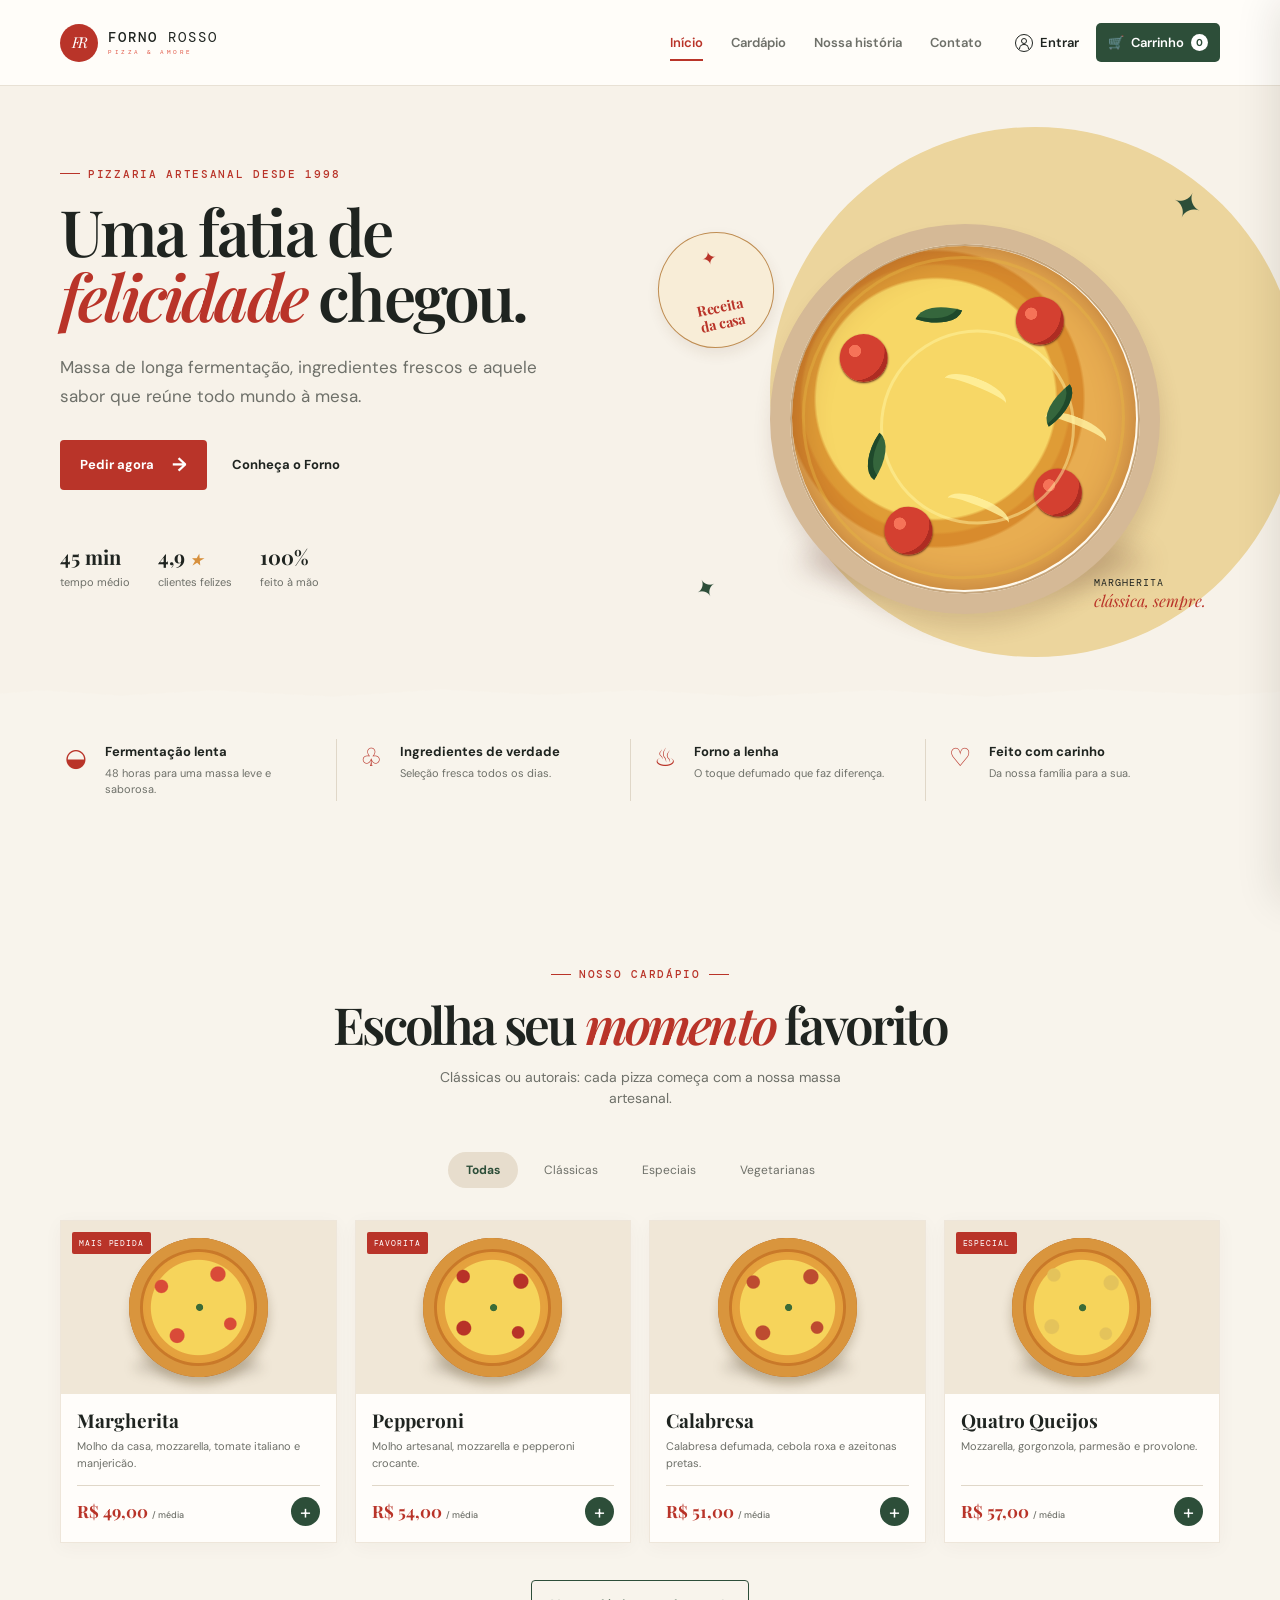
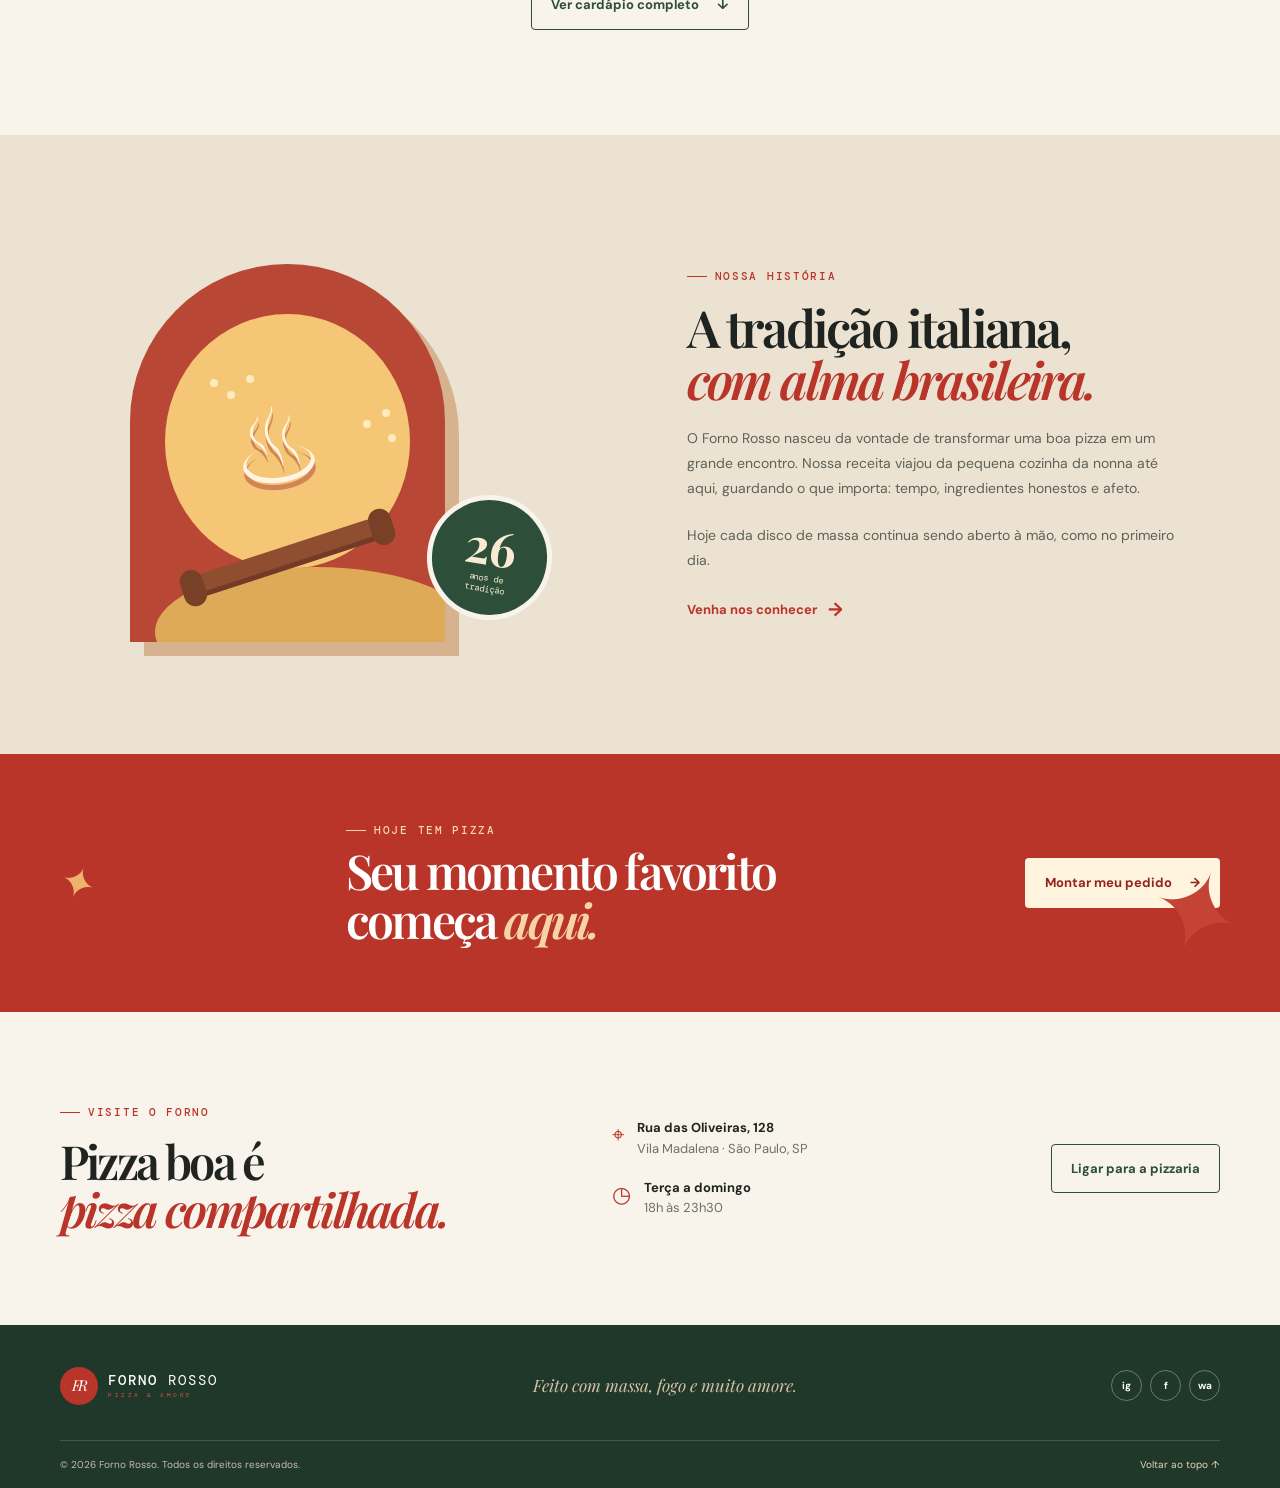
<file: static/index.html>
<!doctype html>
<html lang="pt-BR">
  <head>
    <meta charset="UTF-8" />
    <meta name="google-site-verification" content="9eUI0pLtQ8XsvgcETjFVmWNogTGGGNT_QQtvi_J37bQ" />
    <meta name="viewport" content="width=device-width, initial-scale=1.0" />
    <meta name="theme-color" content="#b62d24" />
    <meta name="description" content="Forno Rosso — pizzas artesanais feitas para compartilhar." />
    <title>Forno Rosso | Pizzas artesanais</title>
    <link rel="stylesheet" href="/static/styles.css" />
  </head>
  <body>
    <a class="skip-link" href="#cardapio">Ir para o cardápio</a>

    <header class="site-header" id="topo">
      <div class="container nav-wrap">
        <a class="brand" href="#topo" aria-label="Forno Rosso, início">
          <span class="brand-mark" aria-hidden="true">FR</span>
          <span><strong>FORNO</strong> ROSSO<small>PIZZA &amp; AMORE</small></span>
        </a>
        <button class="menu-toggle" type="button" aria-label="Abrir menu" aria-expanded="false">
          <span></span><span></span><span></span>
        </button>
        <nav class="main-nav" aria-label="Navegação principal">
          <a class="active" href="#topo">Início</a>
          <a href="#cardapio">Cardápio</a>
          <a href="#nossa-historia">Nossa história</a>
          <a href="#contato">Contato</a>
        </nav>
        <div class="nav-actions">
          <button class="account-button" type="button" data-open-auth>
            <span class="user-icon" aria-hidden="true">◌</span>
            <span data-account-label>Entrar</span>
          </button>
          <button class="cart-button" type="button" data-open-cart aria-label="Abrir carrinho">
            <span aria-hidden="true">🛒</span>
            <span class="cart-text">Carrinho</span>
            <b data-cart-count>0</b>
          </button>
        </div>
      </div>
    </header>

    <main>
      <section class="hero" aria-labelledby="hero-title">
        <div class="container hero-grid">
          <div class="hero-copy reveal">
            <p class="eyebrow"><span></span> Pizzaria artesanal desde 1998</p>
            <h1 id="hero-title">Uma fatia de<br /><em>felicidade</em> chegou.</h1>
            <p class="hero-text">Massa de longa fermentação, ingredientes frescos e aquele sabor que reúne todo mundo à mesa.</p>
            <div class="hero-actions">
              <a class="button button-primary" href="#cardapio">Pedir agora <span>→</span></a>
              <a class="button button-ghost" href="#nossa-historia">Conheça o Forno</a>
            </div>
            <div class="hero-details">
              <div><strong>45 min</strong><span>tempo médio</span></div>
              <div><strong>4,9 <i>★</i></strong><span>clientes felizes</span></div>
              <div><strong>100%</strong><span>feito à mão</span></div>
            </div>
          </div>
          <div class="hero-art reveal" aria-label="Pizza artesanal saindo do forno" role="img">
            <div class="sun"></div>
            <div class="leaf leaf-one">✦</div><div class="leaf leaf-two">✦</div>
            <div class="pizza-shadow"></div>
            <div class="pizza-plate"></div>
            <div class="pizza-visual">
              <span class="basil b1"></span><span class="basil b2"></span><span class="basil b3"></span>
              <span class="tomato t1"></span><span class="tomato t2"></span><span class="tomato t3"></span><span class="tomato t4"></span>
              <span class="cheese c1"></span><span class="cheese c2"></span><span class="cheese c3"></span>
            </div>
            <div class="hero-badge"><span>✦</span><strong>Receita<br />da casa</strong></div>
            <p class="art-caption">MARGHERITA<br /><i>clássica, sempre.</i></p>
          </div>
        </div>
        <div class="hero-wave" aria-hidden="true"></div>
      </section>

      <section class="benefits" aria-label="Nossos diferenciais">
        <div class="container benefits-grid">
          <article><span class="benefit-icon">◒</span><div><strong>Fermentação lenta</strong><p>48 horas para uma massa leve e saborosa.</p></div></article>
          <article><span class="benefit-icon">♧</span><div><strong>Ingredientes de verdade</strong><p>Seleção fresca todos os dias.</p></div></article>
          <article><span class="benefit-icon">♨</span><div><strong>Forno a lenha</strong><p>O toque defumado que faz diferença.</p></div></article>
          <article><span class="benefit-icon">♡</span><div><strong>Feito com carinho</strong><p>Da nossa família para a sua.</p></div></article>
        </div>
      </section>

      <section class="menu-section section" id="cardapio" aria-labelledby="menu-title">
        <div class="container">
          <div class="section-heading centered">
            <p class="eyebrow"><span></span> Nosso cardápio <span></span></p>
            <h2 id="menu-title">Escolha seu <em>momento</em> favorito</h2>
            <p>Clássicas ou autorais: cada pizza começa com a nossa massa artesanal.</p>
          </div>
          <div class="menu-tabs" role="tablist" aria-label="Categorias do cardápio">
            <button class="menu-tab active" type="button" data-filter="todos">Todas</button>
            <button class="menu-tab" type="button" data-filter="classicas">Clássicas</button>
            <button class="menu-tab" type="button" data-filter="especiais">Especiais</button>
            <button class="menu-tab" type="button" data-filter="vegetarianas">Vegetarianas</button>
          </div>
          <div class="menu-grid" data-menu-grid aria-live="polite"></div>
          <div class="center-action"><button class="button button-outline" type="button" data-show-all>Ver cardápio completo <span>↓</span></button></div>
        </div>
      </section>

      <section class="story section" id="nossa-historia" aria-labelledby="story-title">
        <div class="container story-grid">
          <div class="story-visual reveal" aria-hidden="true">
            <div class="arch-frame"><div class="chef-hat">♨</div><div class="flour f1"></div><div class="flour f2"></div><div class="rolling-pin"></div></div>
            <div class="years-badge"><strong>26</strong><span>anos de<br />tradição</span></div>
          </div>
          <div class="story-copy reveal">
            <p class="eyebrow"><span></span> Nossa história</p>
            <h2 id="story-title">A tradição italiana,<br /><em>com alma brasileira.</em></h2>
            <p>O Forno Rosso nasceu da vontade de transformar uma boa pizza em um grande encontro. Nossa receita viajou da pequena cozinha da nonna até aqui, guardando o que importa: tempo, ingredientes honestos e afeto.</p>
            <p>Hoje cada disco de massa continua sendo aberto à mão, como no primeiro dia.</p>
            <a class="text-link" href="#contato">Venha nos conhecer <span>→</span></a>
          </div>
        </div>
      </section>

      <section class="delivery-banner">
        <div class="container delivery-content">
          <span class="delivery-spark" aria-hidden="true">✦</span>
          <div><p class="eyebrow light"><span></span> Hoje tem pizza</p><h2>Seu momento favorito<br />começa <em>aqui.</em></h2></div>
          <a class="button button-cream" href="#cardapio">Montar meu pedido <span>→</span></a>
          <span class="delivery-spark last" aria-hidden="true">✦</span>
        </div>
      </section>

      <section class="contact section" id="contato" aria-labelledby="contact-title">
        <div class="container contact-grid">
          <div><p class="eyebrow"><span></span> Visite o Forno</p><h2 id="contact-title">Pizza boa é<br /><em>pizza compartilhada.</em></h2></div>
          <address>
            <div><span>⌖</span><p><strong>Rua das Oliveiras, 128</strong><br />Vila Madalena · São Paulo, SP</p></div>
            <div><span>◷</span><p><strong>Terça a domingo</strong><br />18h às 23h30</p></div>
          </address>
          <a class="button button-outline" href="tel:+5511999999999">Ligar para a pizzaria</a>
        </div>
      </section>
    </main>

    <footer class="site-footer">
      <div class="container footer-main">
        <a class="brand brand-footer" href="#topo"><span class="brand-mark">FR</span><span><strong>FORNO</strong> ROSSO<small>PIZZA &amp; AMORE</small></span></a>
        <p>Feito com massa, fogo e muito amore.</p>
        <div class="socials"><a href="#" aria-label="Instagram">ig</a><a href="#" aria-label="Facebook">f</a><a href="#" aria-label="WhatsApp">wa</a></div>
      </div>
      <div class="container footer-bottom"><span>© 2026 Forno Rosso. Todos os direitos reservados.</span><a href="#topo">Voltar ao topo ↑</a></div>
    </footer>

    <aside class="cart-drawer" aria-label="Seu carrinho" aria-hidden="true" data-cart-drawer>
      <div class="drawer-head"><div><p class="eyebrow"><span></span> Seu pedido</p><h2>Seu carrinho</h2></div><button class="icon-button" type="button" data-close-cart aria-label="Fechar carrinho">×</button></div>
      <div class="cart-items" data-cart-items></div>
      <div class="cart-empty" data-cart-empty><span>🍕</span><h3>Seu carrinho está vazio</h3><p>Escolha uma pizza especial para começar.</p><button class="button button-primary" type="button" data-close-cart>Ver cardápio</button></div>
      <div class="cart-footer" data-cart-footer>
        <div class="subtotal"><span>Subtotal</span><strong data-cart-total>R$ 0,00</strong></div>
        <p class="delivery-note">A entrega e o pagamento são combinados após o pedido.</p>
        <button class="button button-primary checkout-button" type="button" data-checkout>Finalizar pedido <span>→</span></button>
      </div>
    </aside>
    <div class="scrim" data-scrim></div>

    <dialog class="auth-dialog" data-auth-dialog>
      <button class="dialog-close" type="button" data-close-auth aria-label="Fechar">×</button>
      <div class="auth-art"><span>FORNO<br /><b>ROSSO</b></span><p>Pizza, vinho<br />e boa companhia.</p><i>✦</i></div>
      <div class="auth-panel">
        <div class="auth-tabs"><button class="auth-tab active" type="button" data-auth-view="login">Entrar</button><button class="auth-tab" type="button" data-auth-view="register">Criar conta</button></div>
        <div class="auth-intro"><p class="eyebrow"><span></span> Bem-vindo</p><h2 data-auth-title>Que bom ter você aqui.</h2><p data-auth-text>Entre para pedir sua pizza e acompanhar seus pedidos.</p></div>
        <form class="auth-form" data-login-form>
          <label>E-mail<input required type="email" name="email" autocomplete="email" placeholder="voce@email.com" /></label>
          <label>Senha<input required type="password" name="senha" autocomplete="current-password" minlength="6" placeholder="Sua senha" /></label>
          <button class="button button-primary" type="submit">Entrar na minha conta <span>→</span></button>
        </form>
        <form class="auth-form hidden" data-register-form>
          <label>Seu nome<input required type="text" name="nome" autocomplete="name" placeholder="Como podemos chamar você?" /></label>
          <label>E-mail<input required type="email" name="email" autocomplete="email" placeholder="voce@email.com" /></label>
          <label>Senha<input required type="password" name="senha" autocomplete="new-password" minlength="6" placeholder="Crie uma senha" /></label>
          <button class="button button-primary" type="submit">Criar minha conta <span>→</span></button>
        </form>
        <p class="form-message" data-auth-message role="status"></p>
      </div>
    </dialog>

    <dialog class="orders-dialog" data-orders-dialog>
      <button class="dialog-close" type="button" data-close-orders aria-label="Fechar">×</button>
      <div class="orders-heading"><button class="orders-logout" type="button" data-logout>Sair da conta</button><p class="eyebrow"><span></span> Acompanhe</p><h2>Meus pedidos</h2><p>Veja as pizzas que já estão a caminho da sua mesa.</p></div>
      <div class="orders-list" data-orders-list></div>
    </dialog>

    <div class="toast-region" aria-live="polite" aria-atomic="true" data-toast-region></div>
    <button class="floating-orders hidden" type="button" data-open-orders>Meus pedidos <span>→</span></button>

    <script src="/static/app.js"></script>
  </body>
</html>
</file>
<file: static/styles.css>
@import url('https://fonts.googleapis.com/css2?family=DM+Mono:wght@400;500&family=DM+Sans:opsz,wght@9..40,400;9..40,500;9..40,600;9..40,700&family=Playfair+Display:ital,wght@0,600;0,700;1,600;1,700&display=swap');

:root{--ink:#1f2420;--muted:#6e7069;--paper:#f8f4ec;--cream:#f0e7d7;--line:#e0d7c8;--red:#b93429;--red-dark:#92261e;--tomato:#df5341;--green:#2d4e39;--green-deep:#1e382a;--gold:#d7903c;--white:#fffdfa;--shadow:0 18px 50px #33230d1a}*{box-sizing:border-box}html{scroll-behavior:smooth}body{margin:0;background:var(--paper);color:var(--ink);font-family:"DM Sans",Arial,sans-serif;font-size:16px;line-height:1.5}button,input{font:inherit}button{cursor:pointer}.container{width:min(1160px,calc(100% - 48px));margin-inline:auto}.skip-link{position:fixed;left:1rem;top:-4rem;z-index:100;color:#fff;background:var(--red);padding:.65rem 1rem}.skip-link:focus{top:1rem}.site-header{height:86px;background:#fffdfaf0;backdrop-filter:blur(14px);position:sticky;top:0;z-index:20;border-bottom:1px solid #e8e1d5}.nav-wrap{height:100%;display:flex;align-items:center;justify-content:space-between;gap:24px}.brand{color:var(--ink);text-decoration:none;display:flex;align-items:center;gap:10px;font-family:"DM Mono",monospace;font-size:14px;letter-spacing:2px;line-height:1}.brand strong{font-weight:500}.brand small{display:block;color:var(--tomato);font-size:6px;letter-spacing:2.5px;margin-top:5px}.brand-mark{display:grid;place-items:center;background:var(--red);color:#fff;width:38px;height:38px;border-radius:50%;font-family:"Playfair Display",serif;font-size:15px;font-style:italic;letter-spacing:-2px}.main-nav{display:flex;align-items:center;gap:28px;margin-left:auto}.main-nav a{color:var(--muted);font-size:13px;font-weight:600;text-decoration:none;position:relative}.main-nav a:hover,.main-nav a.active{color:var(--red)}.main-nav a.active:after{content:"";position:absolute;height:2px;background:var(--red);left:0;right:0;bottom:-9px}.nav-actions{display:flex;align-items:center;gap:8px}.account-button,.cart-button,.icon-button{border:0;background:transparent;color:var(--ink);display:inline-flex;align-items:center;gap:7px;font-size:13px;font-weight:600;padding:9px;border-radius:8px}.account-button:hover{background:var(--cream)}.user-icon{width:18px;height:18px;border:1.5px solid currentColor;border-radius:50%;font-size:0;position:relative}.user-icon:after{content:"";position:absolute;width:8px;height:4px;border:1.5px solid currentColor;border-bottom:0;border-radius:8px 8px 0 0;bottom:2px;left:3px}.user-icon:before{content:"";position:absolute;width:4px;height:4px;border:1.5px solid currentColor;border-radius:50%;top:3px;left:5px}.cart-button{background:var(--green);color:#fff;padding:10px 12px;border-radius:5px}.cart-button:hover{background:var(--green-deep)}.cart-button b{background:#fff;color:var(--green);font-size:10px;display:grid;place-items:center;min-width:17px;height:17px;border-radius:9px}.menu-toggle{display:none}

.hero{overflow:hidden;position:relative;min-height:618px;background:#f7f2e9}.hero-grid{min-height:592px;display:grid;grid-template-columns:1fr 1fr;align-items:center;position:relative}.hero-copy{padding:68px 0 76px;position:relative;z-index:2}.eyebrow{font-family:"DM Mono",monospace;font-size:11px;text-transform:uppercase;letter-spacing:1.7px;color:var(--red);font-weight:500;margin:0 0 16px;display:flex;gap:8px;align-items:center}.eyebrow span{display:inline-block;width:20px;height:1px;background:currentColor}.hero h1,.section-heading h2,.story h2,.delivery-banner h2,.contact h2{font-family:"Playfair Display",Georgia,serif;font-size:clamp(43px,5vw,69px);letter-spacing:-2.8px;line-height:1.02;margin:0;color:var(--ink);font-weight:600}.hero h1 em,.section-heading h2 em,.story h2 em,.delivery-banner h2 em,.contact h2 em{color:var(--red);font-weight:600}.hero-text{font-size:17px;line-height:1.7;color:var(--muted);max-width:500px;margin:24px 0 30px}.hero-actions{display:flex;gap:12px;align-items:center}.button{border:1px solid transparent;text-decoration:none;border-radius:4px;font-size:13px;font-weight:700;display:inline-flex;justify-content:center;align-items:center;gap:18px;padding:14px 19px;transition:.2s transform,.2s background,.2s color}.button:hover{transform:translateY(-2px)}.button-primary{background:var(--red);color:white}.button-primary:hover{background:var(--red-dark)}.button-primary span,.text-link span{font-size:19px;line-height:10px}.button-ghost{color:var(--ink);padding-inline:12px}.button-ghost:hover{color:var(--red)}.button-outline{color:var(--green);border-color:var(--green);background:transparent}.button-outline:hover{background:var(--green);color:white}.button-cream{color:var(--red-dark);background:#fff4de}.hero-details{display:flex;gap:28px;margin-top:52px}.hero-details div{display:grid;gap:2px}.hero-details strong{font-family:"Playfair Display",Georgia,serif;font-size:20px}.hero-details i{color:var(--gold);font-size:14px}.hero-details span{font-size:11px;color:var(--muted)}.hero-art{height:520px;position:relative;isolation:isolate}.sun{width:530px;height:530px;border-radius:50%;position:absolute;background:#ecd59d;right:-80px;top:5px;z-index:-4}.pizza-shadow{position:absolute;width:350px;height:60px;right:72px;top:410px;border-radius:50%;background:#5f33252b;filter:blur(12px);z-index:-1}.pizza-plate{position:absolute;right:60px;top:102px;width:390px;height:390px;border-radius:50%;background:#fff9ec;border:20px solid #d5b996;box-shadow:inset 0 0 0 2px #c5a67e,0 15px 20px #62392727;transform:rotate(-11deg)}.pizza-visual{position:absolute;right:84px;top:124px;width:344px;height:344px;border-radius:50%;background:radial-gradient(circle at 43% 43%,#f7d766 0 43%,#df9c36 44% 48%,#d88b2d 49% 53%,#e8ad51 54%);box-shadow:inset 0 0 35px #7f341a73;transform:rotate(-11deg);overflow:hidden}.pizza-visual:before,.pizza-visual:after{content:"";position:absolute;border-radius:50%;border:3px solid #e4b34270;width:92%;height:92%;left:3%;top:3%}.pizza-visual:after{width:55%;height:55%;left:25%;top:25%;border-color:#fff5a57a}.tomato{position:absolute;width:48px;height:48px;border-radius:50%;background:radial-gradient(circle at 35% 32%,#f67358 0 13%,#d44030 14% 65%,#ae2c22 66%);box-shadow:0 1px 2px #632317}.t1{left:61px;top:70px}.t2{right:55px;top:67px}.t3{left:72px;bottom:48px}.t4{right:70px;bottom:57px}.basil{position:absolute;width:42px;height:22px;border-radius:100% 0 100% 0;background:#35663c;z-index:2;transform:rotate(28deg);box-shadow:inset -5px -3px #1f492b}.b1{left:146px;top:55px}.b2{left:58px;top:182px;transform:rotate(135deg)}.b3{right:55px;bottom:155px;transform:rotate(-25deg)}.cheese{position:absolute;width:66px;height:25px;border-radius:50%;border-top:8px solid #fff3a3;opacity:.8;transform:rotate(33deg)}.c1{left:155px;top:135px}.c2{right:32px;top:192px}.c3{left:135px;bottom:66px}.leaf{color:var(--green);font-size:36px;position:absolute;z-index:-2}.leaf-one{right:18px;top:57px;transform:rotate(24deg)}.leaf-two{left:56px;bottom:35px;transform:rotate(-28deg);font-size:25px}.hero-badge{position:absolute;top:110px;left:18px;width:116px;height:116px;border:1px solid #bf8d52;border-radius:50%;background:#f8edd7;display:grid;place-items:center;text-align:center;line-height:1.15;color:var(--red);transform:rotate(-12deg);box-shadow:0 6px 14px #5c331117}.hero-badge span{font-size:18px}.hero-badge strong{font-family:"Playfair Display",serif;font-size:14px}.art-caption{position:absolute;bottom:20px;right:14px;font-family:"DM Mono",monospace;font-size:10px;letter-spacing:1px;color:var(--ink);line-height:1.4}.art-caption i{color:var(--red);font-family:"Playfair Display",serif;letter-spacing:0;font-size:16px}.hero-wave{height:35px;position:absolute;bottom:-1px;left:-2%;width:104%;background:var(--paper);clip-path:polygon(0 74%,5% 58%,11% 73%,18% 58%,27% 76%,35% 56%,43% 71%,50% 57%,58% 76%,68% 57%,76% 76%,84% 55%,94% 72%,100% 58%,100% 100%,0 100%)}

.benefits{background:var(--paper);padding:35px 0 60px}.benefits-grid{display:grid;grid-template-columns:repeat(4,1fr);gap:18px}.benefits article{display:flex;gap:13px;align-items:flex-start;border-right:1px solid var(--line);padding-right:16px}.benefits article:last-child{border:0}.benefit-icon{display:grid;place-items:center;flex-shrink:0;width:32px;height:32px;color:var(--red);font-size:25px}.benefits strong{font-size:13px}.benefits p{font-size:11px;color:var(--muted);line-height:1.45;margin:3px 0}.section{padding:105px 0}.section-heading.centered{text-align:center;display:grid;justify-items:center}.section-heading h2{font-size:clamp(36px,4vw,52px)}.section-heading>p:last-child{max-width:460px;color:var(--muted);font-size:14px;margin:16px auto 0}.menu-tabs{display:flex;justify-content:center;gap:8px;margin:43px 0 32px;flex-wrap:wrap}.menu-tab{background:transparent;border:1px solid transparent;color:var(--muted);border-radius:20px;font-size:12px;padding:8px 17px}.menu-tab:hover,.menu-tab.active{background:#e7ddcd;color:var(--green);font-weight:700}.menu-grid{display:grid;grid-template-columns:repeat(4,1fr);gap:18px}.pizza-card{background:var(--white);border:1px solid #eee6da;min-width:0;box-shadow:0 4px 18px #49331c0a;transition:.25s transform,.25s box-shadow;animation:card-in .35s ease both}.pizza-card:hover{transform:translateY(-5px);box-shadow:var(--shadow)}.pizza-thumb{height:173px;background:var(--cream);display:grid;place-items:center;position:relative;overflow:hidden}.pizza-thumb:after{content:"";position:absolute;width:130px;height:25px;background:#30200a23;border-radius:50%;bottom:15px;filter:blur(6px)}.mini-pizza{height:139px;width:139px;border-radius:50%;position:relative;z-index:1;transform:rotate(var(--rotation));box-shadow:inset 0 0 0 11px #d9953d,inset 0 0 14px #974d1e,0 8px 10px #49300736;background:radial-gradient(circle,#f6d45b 0 48%,#e5a23e 49% 56%,#cb7b2a 57%)}.mini-pizza:before{content:"";position:absolute;inset:14px;border-radius:50%;background:radial-gradient(circle at 20% 26%,var(--pizza-color,#d84c38) 0 5%,transparent 6%),radial-gradient(circle at 72% 23%,var(--pizza-color,#d84c38) 0 6%,transparent 7%),radial-gradient(circle at 27% 72%,var(--pizza-color,#d84c38) 0 6%,transparent 7%),radial-gradient(circle at 76% 69%,var(--pizza-color,#d84c38) 0 5%,transparent 6%),radial-gradient(circle at 51% 50%,#3c6b37 0 4%,transparent 5%)}.pizza-tag{position:absolute;top:11px;left:11px;border-radius:2px;background:var(--red);color:#fff;text-transform:uppercase;font-family:"DM Mono",monospace;font-size:8px;letter-spacing:.9px;padding:5px 7px;z-index:2}.pizza-card-body{padding:16px}.pizza-card-title{display:flex;justify-content:space-between;gap:6px;align-items:start}.pizza-card h3{font-family:"Playfair Display",serif;font-size:19px;margin:0;line-height:1.1}.pizza-card p{font-size:11px;line-height:1.5;color:var(--muted);margin:8px 0 14px;min-height:33px}.pizza-card-footer{display:flex;align-items:center;justify-content:space-between;border-top:1px solid var(--line);padding-top:11px}.price{font-family:"Playfair Display",serif;font-size:17px;color:var(--red);font-weight:700}.price small{font-family:"DM Sans",sans-serif;font-weight:500;font-size:9px;color:var(--muted)}.add-button{border:0;background:var(--green);color:white;width:29px;height:29px;border-radius:50%;font-size:20px;line-height:18px;transition:.2s}.add-button:hover{background:var(--red);transform:rotate(90deg)}.center-action{text-align:center;margin-top:37px}@keyframes card-in{from{opacity:0;transform:translateY(12px)}to{opacity:1;transform:none}}

.story{background:#ece2d2;padding-block:112px}.story-grid{display:grid;grid-template-columns:.95fr 1fr;gap:120px;align-items:center}.story-visual{height:395px;position:relative}.arch-frame{width:315px;height:378px;border-radius:170px 170px 0 0;background:#b84735;position:absolute;left:70px;bottom:0;overflow:hidden;box-shadow:14px 14px #d6b38e}.arch-frame:before{content:"";position:absolute;width:245px;height:255px;border-radius:50%;background:#f4c675;top:50px;left:35px}.arch-frame:after{content:"";position:absolute;width:320px;height:130px;border-radius:50%;background:#dfaa57;bottom:-55px;left:25px}.chef-hat{position:absolute;z-index:2;top:105px;left:100px;font-size:105px;color:#fff5e2;text-shadow:0 7px #d18455;transform:rotate(-8deg)}.rolling-pin{position:absolute;z-index:3;width:195px;height:23px;border-radius:20px;background:#8f4e2f;bottom:73px;left:60px;transform:rotate(-18deg);box-shadow:inset 0 -5px #733a28}.rolling-pin:before,.rolling-pin:after{content:"";position:absolute;background:#794028;width:23px;height:37px;border-radius:12px;top:-7px}.rolling-pin:before{left:-13px}.rolling-pin:after{right:-13px}.flour{position:absolute;z-index:3;width:8px;height:8px;border-radius:50%;background:#ffebbe}.f1{top:115px;left:80px;box-shadow:17px 12px #ffebbe,36px -4px #ffebbe}.f2{top:145px;right:55px;box-shadow:-19px 11px #ffebbe,6px 25px #ffebbe}.years-badge{position:absolute;z-index:4;bottom:22px;right:15px;background:var(--green);color:#f8ead3;width:125px;height:125px;border-radius:50%;display:grid;place-content:center;text-align:center;border:5px solid var(--paper);transform:rotate(9deg);line-height:1}.years-badge strong{font-family:"Playfair Display",serif;font-size:48px}.years-badge span{font-family:"DM Mono",monospace;font-size:9px;line-height:1.2;margin-top:4px}.story h2{font-size:clamp(35px,4vw,53px)}.story-copy>p:not(.eyebrow){color:#5e625a;font-size:14px;line-height:1.8;max-width:490px;margin:21px 0 0}.text-link{color:var(--red);text-decoration:none;font-size:13px;font-weight:700;display:inline-flex;gap:11px;align-items:center;margin-top:27px}.delivery-banner{background:var(--red);color:#fff;padding:68px 0;overflow:hidden;position:relative}.delivery-content{display:flex;align-items:center;justify-content:space-between;gap:40px;position:relative}.delivery-banner .eyebrow{color:#f8d6b0;margin-bottom:8px}.delivery-banner h2{color:white;font-size:clamp(33px,4vw,48px)}.delivery-banner h2 em{color:#f7d4a7}.delivery-spark{font-size:43px;color:#f0b16c;transform:rotate(20deg)}.delivery-spark.last{position:absolute;right:-22px;bottom:-52px;font-size:110px;color:#c44334}.contact{padding-block:92px}.contact-grid{display:grid;grid-template-columns:1.3fr 1fr auto;gap:60px;align-items:center}.contact h2{font-size:clamp(32px,3.7vw,47px)}address{font-style:normal;display:grid;gap:18px}address div{display:flex;gap:13px}address span{color:var(--red);font-size:22px}address p{font-size:13px;color:var(--muted);margin:0;line-height:1.6}address strong{color:var(--ink);font-size:13px}.site-footer{background:#20382a;color:#e9e2d2;padding:42px 0 16px}.brand-footer{color:#fff}.footer-main{display:flex;align-items:center;justify-content:space-between;gap:25px;padding-bottom:35px}.footer-main>p{font-family:"Playfair Display",serif;font-style:italic;font-size:17px;color:#d4c1a7;margin:0}.socials{display:flex;gap:8px}.socials a{border:1px solid #e8dfcf62;width:31px;height:31px;display:grid;place-items:center;color:#fff;text-decoration:none;border-radius:50%;font-size:10px;font-weight:bold}.socials a:hover{background:var(--red);border-color:var(--red)}.footer-bottom{border-top:1px solid #e6d9c632;padding-top:16px;display:flex;justify-content:space-between;color:#c6bcab;font-size:10px}.footer-bottom a{color:#e6d4bb;text-decoration:none}

.scrim{position:fixed;inset:0;background:#17231da3;backdrop-filter:blur(2px);z-index:40;opacity:0;visibility:hidden;transition:.25s}.scrim.visible{opacity:1;visibility:visible}.cart-drawer{z-index:50;position:fixed;inset:0 0 0 auto;width:min(448px,100%);padding:29px;background:var(--paper);transform:translateX(102%);transition:transform .32s cubic-bezier(.2,.8,.2,1);display:flex;flex-direction:column;box-shadow:-12px 0 40px #2017091f}.cart-drawer.open{transform:none}.drawer-head{display:flex;align-items:start;justify-content:space-between;border-bottom:1px solid var(--line);padding-bottom:19px}.drawer-head h2{font-family:"Playfair Display",serif;font-size:32px;line-height:1;margin:0}.icon-button{font-size:30px;line-height:20px;padding:5px;color:var(--muted)}.cart-items{overflow-y:auto;flex:1;margin:6px -8px;padding:8px;display:grid;align-content:start;gap:10px}.cart-item{background:#fffdf9;border:1px solid var(--line);display:grid;grid-template-columns:66px 1fr auto;gap:12px;padding:10px;align-items:center}.cart-item .mini-pizza{width:62px;height:62px}.cart-item h3{font-family:"Playfair Display",serif;font-size:17px;margin:0}.cart-item p{font-size:11px;color:var(--muted);margin:3px 0 8px}.cart-item-price{font-size:13px;color:var(--red);font-weight:700}.quantity-picker{display:inline-flex;border:1px solid var(--line);align-items:center;border-radius:3px;overflow:hidden}.quantity-picker button{width:23px;height:24px;background:transparent;border:0;font-size:16px;color:var(--green)}.quantity-picker span{font-family:"DM Mono",monospace;font-size:11px;width:20px;text-align:center}.remove-item{align-self:start;background:transparent;border:0;color:#a8a095;font-size:18px;padding:0}.cart-empty{flex:1;display:grid;align-content:center;justify-items:center;text-align:center;color:var(--muted);padding:30px}.cart-empty span{font-size:55px;filter:grayscale(.15)}.cart-empty h3{font-family:"Playfair Display",serif;font-size:23px;color:var(--ink);margin:10px 0 2px}.cart-empty p{font-size:13px;margin:0 0 22px}.cart-footer{border-top:1px solid var(--line);padding-top:17px}.subtotal{display:flex;justify-content:space-between;align-items:end}.subtotal span{font-size:13px;color:var(--muted)}.subtotal strong{font-family:"Playfair Display",serif;font-size:27px;color:var(--red)}.delivery-note{font-size:10px;color:var(--muted);margin:6px 0 13px}.checkout-button{width:100%}.auth-dialog,.orders-dialog{border:0;padding:0;max-width:820px;width:calc(100% - 32px);background:var(--paper);box-shadow:0 20px 80px #1119}.auth-dialog::backdrop,.orders-dialog::backdrop{background:#17231da3;backdrop-filter:blur(2px)}.auth-dialog{grid-template-columns:.76fr 1fr}.auth-dialog[open]{display:grid}.dialog-close{position:absolute;z-index:3;right:14px;top:10px;width:32px;height:32px;border:0;background:transparent;color:var(--muted);font-size:28px;line-height:1}.auth-art{background:var(--green);color:#f6e4c4;padding:42px 37px;display:flex;flex-direction:column;justify-content:space-between;min-height:490px;position:relative;overflow:hidden}.auth-art:after{content:"";position:absolute;border:1px solid #edd7af52;width:380px;height:380px;border-radius:50%;right:-180px;bottom:-105px}.auth-art span{font-family:"DM Mono",monospace;font-size:19px;letter-spacing:4px;line-height:1.2;z-index:1}.auth-art span b{color:#f0b36b;font-weight:500}.auth-art p{font-family:"Playfair Display",serif;font-size:39px;line-height:1;font-style:italic;margin:0;z-index:1}.auth-art i{position:absolute;bottom:42px;right:42px;color:#efb265;font-size:45px}.auth-panel{padding:46px 50px}.auth-tabs{display:flex;gap:19px;border-bottom:1px solid var(--line);margin-bottom:29px}.auth-tab{border:0;background:transparent;font-size:13px;color:var(--muted);padding:0 0 11px;position:relative}.auth-tab.active{color:var(--red);font-weight:700}.auth-tab.active:after{content:"";position:absolute;bottom:-1px;left:0;right:0;height:2px;background:var(--red)}.auth-intro h2,.orders-heading h2{font-family:"Playfair Display",serif;font-size:31px;letter-spacing:-1px;margin:0}.auth-intro>p:last-child,.orders-heading>p:last-child{font-size:12px;color:var(--muted);margin:7px 0 23px}.auth-form{display:grid;gap:13px}.auth-form label{font-size:11px;font-weight:700;color:var(--ink);display:grid;gap:5px}.auth-form input{background:#fffdfa;border:1px solid var(--line);border-radius:3px;padding:11px;font-size:13px;outline-color:var(--red)}.auth-form .button{margin-top:6px}.hidden{display:none!important}.form-message{min-height:18px;font-size:11px;color:var(--red);margin:13px 0 0}.form-message.success{color:var(--green)}.orders-dialog{max-width:650px;padding:42px}.orders-heading{border-bottom:1px solid var(--line)}.orders-list{display:grid;gap:10px;margin-top:19px;max-height:50vh;overflow:auto}.order-card{border:1px solid var(--line);background:#fffdfa;padding:15px}.order-card-top{display:flex;justify-content:space-between;gap:15px;align-items:center}.order-card h3{font-size:14px;margin:0}.status{font-size:9px;font-family:"DM Mono",monospace;text-transform:uppercase;letter-spacing:.7px;padding:5px 8px;background:#e7ddcd;color:var(--green)}.status.cancelado{background:#f7d9d4;color:var(--red)}.status.finalizado{background:#dce9dd}.order-card p{font-size:11px;color:var(--muted);margin:7px 0 0}.order-card strong{font-size:13px;color:var(--red)}.order-empty{color:var(--muted);font-size:13px;text-align:center;padding:25px}.toast-region{position:fixed;right:20px;bottom:20px;z-index:80;display:grid;gap:8px}.toast{max-width:320px;background:var(--green);color:#fff;padding:13px 16px;font-size:13px;box-shadow:var(--shadow);animation:toast-in .3s}.toast.error{background:var(--red)}@keyframes toast-in{from{transform:translateY(15px);opacity:0}to{transform:none;opacity:1}}.floating-orders{position:fixed;right:20px;bottom:20px;z-index:18;border:0;background:var(--green);color:white;padding:11px 14px;box-shadow:var(--shadow);font-size:12px;font-weight:700;border-radius:3px}

@media(max-width:900px){.main-nav{gap:15px}.account-button span:last-child{display:none}.hero-grid{grid-template-columns:1fr .85fr}.hero-art{transform:scale(.86);transform-origin:right center}.menu-grid{grid-template-columns:repeat(3,1fr)}.story-grid{gap:55px}.contact-grid{grid-template-columns:1fr 1fr}.contact-grid>.button{grid-column:1/-1;justify-self:start}.benefits-grid{grid-template-columns:repeat(2,1fr);row-gap:27px}.benefits article:nth-child(2){border:0}}
@media(max-width:700px){.container{width:min(100% - 34px,560px)}.site-header{height:70px}.nav-wrap{gap:8px}.brand{font-size:12px;letter-spacing:1.4px}.brand-mark{width:33px;height:33px;font-size:13px}.main-nav{position:absolute;top:70px;left:0;right:0;background:#fffdfa;border-bottom:1px solid var(--line);padding:15px 18px;display:none;flex-direction:column;align-items:stretch;gap:0;box-shadow:0 15px 20px #32220b16}.main-nav.open{display:flex}.main-nav a{padding:10px}.main-nav a.active:after{display:none}.menu-toggle{display:grid;width:31px;height:28px;border:0;background:transparent;padding:6px;gap:4px;margin-left:auto}.menu-toggle span{height:1.5px;background:var(--ink);width:100%}.cart-text{display:none}.cart-button{padding:9px}.account-button{padding:6px}.hero{min-height:auto}.hero-grid{display:block;min-height:0}.hero-copy{padding:57px 0 14px}.hero h1{font-size:50px;letter-spacing:-2px}.hero-text{font-size:15px;margin:18px 0 23px}.hero-details{margin-top:33px;gap:21px}.hero-art{height:370px;transform:scale(.75);transform-origin:50% top;margin:-20px -66px -32px}.sun{right:-20px}.hero-wave{height:25px}.benefits{padding:35px 0}.benefits-grid{grid-template-columns:1fr;gap:19px}.benefits article,.benefits article:nth-child(2){border-right:0;border-bottom:1px solid var(--line);padding:0 0 14px}.benefits article:last-child{border:0;padding-bottom:0}.section{padding:70px 0}.menu-tabs{margin:28px 0 23px;gap:3px}.menu-tab{padding:7px 10px;font-size:11px}.menu-grid{grid-template-columns:repeat(2,1fr);gap:10px}.pizza-thumb{height:135px}.mini-pizza{width:108px;height:108px}.pizza-card-body{padding:12px}.pizza-card h3{font-size:16px}.pizza-card p{min-height:48px;font-size:10px}.pizza-tag{font-size:7px;top:7px;left:7px}.story{padding-block:76px}.story-grid{grid-template-columns:1fr;gap:42px}.story-visual{height:344px;transform:scale(.83);transform-origin:left top;margin-bottom:-58px}.arch-frame{left:28px}.years-badge{right:5px}.story-copy>p:not(.eyebrow){font-size:13px}.delivery-banner{padding:48px 0}.delivery-content{display:block}.delivery-content .button{margin-top:25px}.delivery-spark{position:absolute;right:12px;top:-8px}.delivery-spark.last{display:none}.contact-grid{grid-template-columns:1fr;gap:28px}.contact{padding-block:70px}.footer-main{align-items:flex-start;flex-direction:column;padding-bottom:26px}.footer-bottom{gap:15px;font-size:9px}.auth-dialog{grid-template-columns:1fr;width:calc(100% - 22px)}.auth-art{min-height:160px;padding:25px}.auth-art p{font-size:28px}.auth-art i{right:25px;bottom:22px}.auth-panel{padding:30px 25px}.orders-dialog{padding:33px 22px}.cart-drawer{padding:22px}.floating-orders{right:14px;bottom:14px}}
@media(max-width:360px){.menu-grid{grid-template-columns:1fr}.pizza-thumb{height:160px}.pizza-card p{min-height:auto}.hero h1{font-size:43px}.hero-details{gap:13px}.hero-details strong{font-size:18px}}

.orders-heading{position:relative}.orders-logout{position:absolute;right:0;top:0;background:transparent;border:0;color:var(--red);font-size:11px;font-weight:700;padding:3px}.order-card-actions{margin-top:11px}.cancel-order{background:transparent;border:0;border-bottom:1px solid currentColor;padding:0;color:var(--red);font-size:10px;font-weight:700}
</file>
